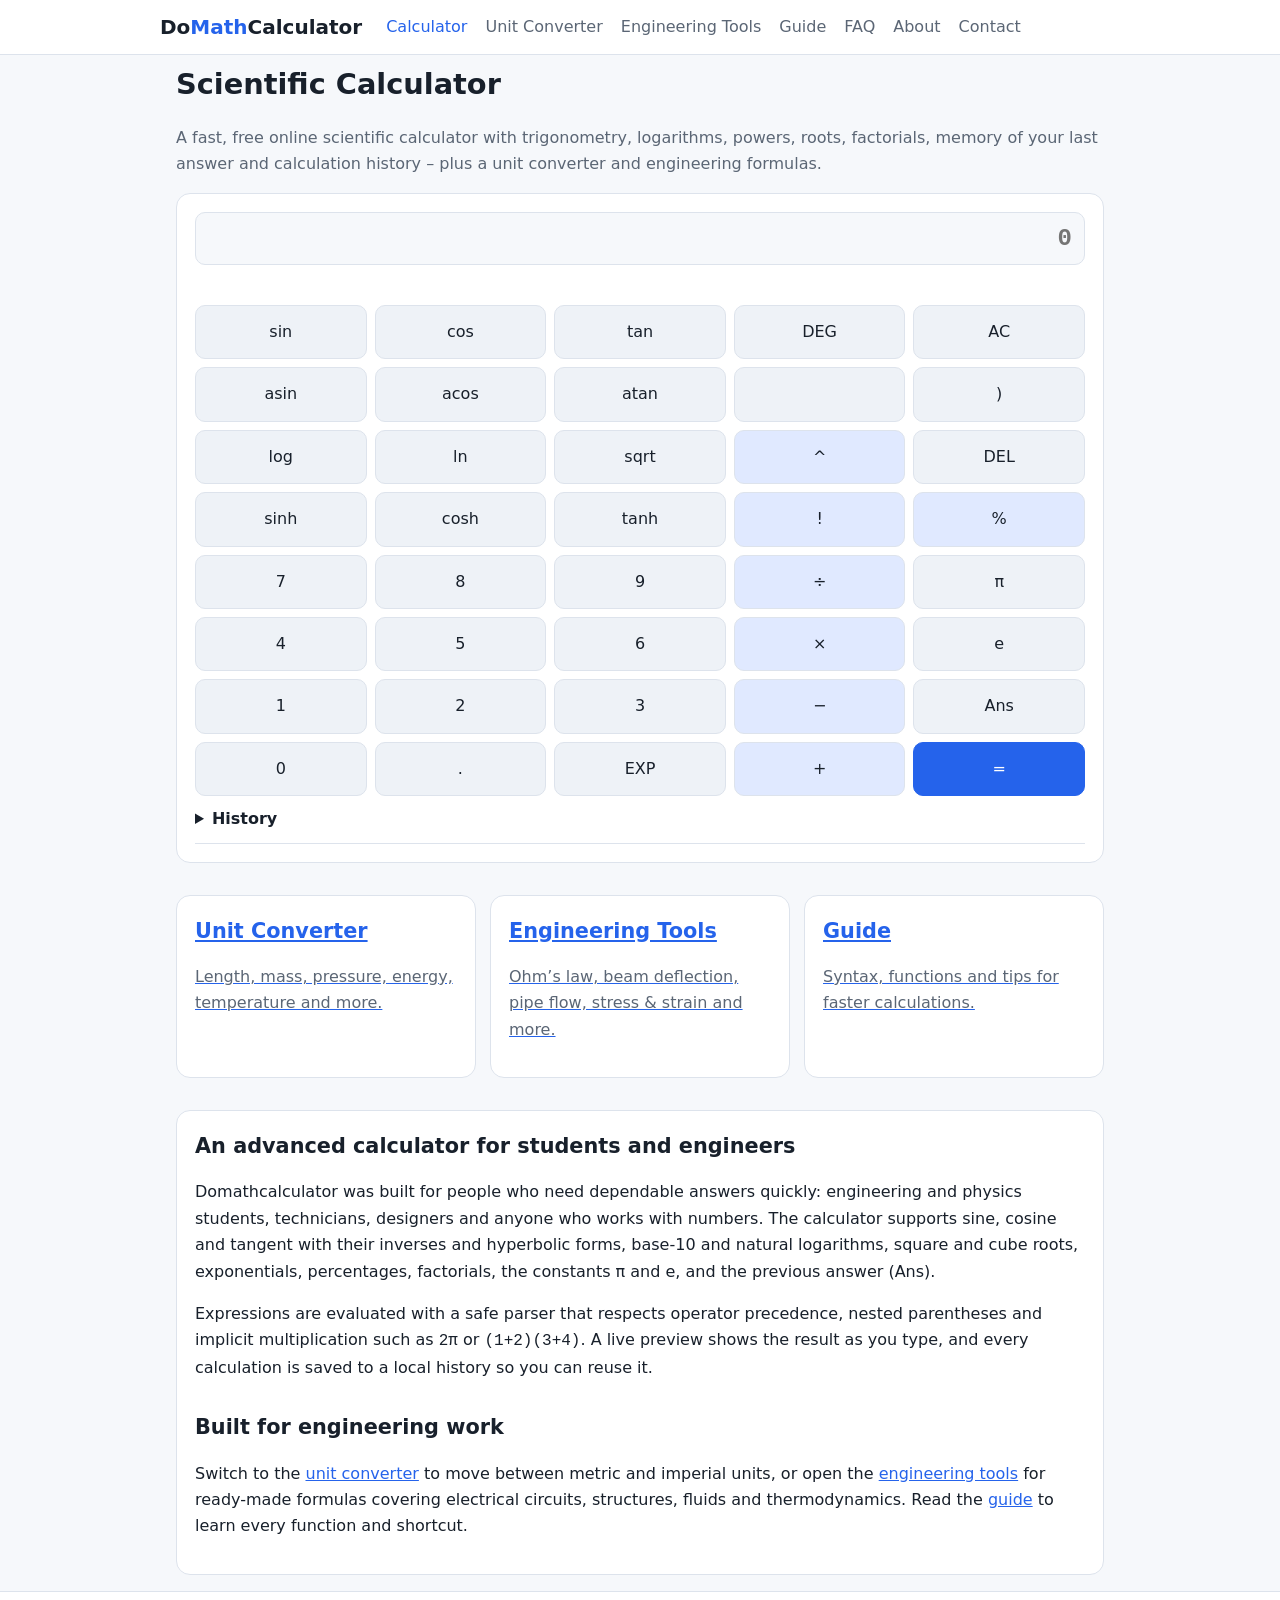
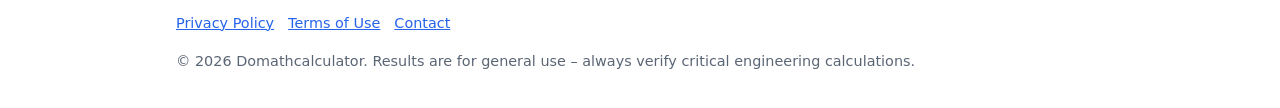
<file: index.html>
<!DOCTYPE html>
<html lang="en"><head><meta charset="utf-8"><meta name="viewport" content="width=device-width,initial-scale=1"><meta name="google-site-verification" content="CLarK_9uItVdE_fWKIp6iDwBJbam-BvlAWGiLdJ4UrY" /><title>Domathcalculator – Free Scientific Calculator, Unit Converter & Engineering Tools</title><meta name="description" content="Free online scientific calculator with trigonometry, logarithms, powers and factorials, plus a unit converter and engineering tools."><link rel="canonical" href="https://www.domathcalculator.xubi.org/"><meta name="robots" content="index,follow,max-image-preview:large"><meta name="theme-color" content="#2563eb"><meta property="og:site_name" content="Domathcalculator"><meta property="og:type" content="website"><meta property="og:title" content="Domathcalculator – Free Scientific Calculator, Unit Converter & Engineering Tools"><meta property="og:description" content="Free online scientific calculator with trigonometry, logarithms, powers and factorials, plus a unit converter and engineering tools."><meta property="og:url" content="https://www.domathcalculator.xubi.org/"><meta name="twitter:card" content="summary"><link rel="icon" href="favicon.svg" type="image/svg+xml"><link rel="manifest" href="manifest.webmanifest"><link rel="stylesheet" href="assets/style.css"><script type="application/ld+json">{"@context": "https://schema.org", "@type": "WebSite", "name": "Domathcalculator", "alternateName": ["Do Math Calculator", "DoMathCalculator"], "url": "https://www.domathcalculator.xubi.org/"}</script><script type="application/ld+json">{"@context": "https://schema.org", "@type": "WebApplication", "name": "Domathcalculator", "url": "https://www.domathcalculator.xubi.org/", "applicationCategory": "UtilitiesApplication", "operatingSystem": "Any", "description": "Free online scientific calculator with trigonometry, logarithms, powers and factorials, plus a unit converter and engineering tools.", "offers": {"@type": "Offer", "price": "0", "priceCurrency": "USD"}}</script></head><body><header><div class="w bar"><a class="logo" href="index.html">Do<b>Math</b>Calculator</a><nav aria-label="Main"><a href="index.html" class="on">Calculator</a><a href="converter.html">Unit Converter</a><a href="tools.html">Engineering Tools</a><a href="guide.html">Guide</a><a href="faq.html">FAQ</a><a href="about.html">About</a><a href="contact.html">Contact</a></nav></div></header><main class="w"><h1>Scientific Calculator</h1>
<p class="lead">A fast, free online scientific calculator with trigonometry, logarithms, powers, roots, factorials, memory of your last answer and calculation history – plus a unit converter and engineering formulas.</p>
<div class="card" id="calc"></div><noscript><p>Please enable JavaScript to use the calculator.</p></noscript>

<div class="cards"><a class="card" href="converter.html"><h2>Unit Converter</h2><p class="m">Length, mass, pressure, energy, temperature and more.</p></a>
<a class="card" href="tools.html"><h2>Engineering Tools</h2><p class="m">Ohm’s law, beam deflection, pipe flow, stress &amp; strain and more.</p></a>
<a class="card" href="guide.html"><h2>Guide</h2><p class="m">Syntax, functions and tips for faster calculations.</p></a></div>
<article class="card"><h2>An advanced calculator for students and engineers</h2>
<p>Domathcalculator was built for people who need dependable answers quickly: engineering and physics students, technicians, designers and anyone who works with numbers. The calculator supports sine, cosine and tangent with their inverses and hyperbolic forms, base-10 and natural logarithms, square and cube roots, exponentials, percentages, factorials, the constants π and e, and the previous answer (Ans).</p>
<p>Expressions are evaluated with a safe parser that respects operator precedence, nested parentheses and implicit multiplication such as <code>2π</code> or <code>(1+2)(3+4)</code>. A live preview shows the result as you type, and every calculation is saved to a local history so you can reuse it.</p>
<h2>Built for engineering work</h2>
<p>Switch to the <a href="converter.html">unit converter</a> to move between metric and imperial units, or open the <a href="tools.html">engineering tools</a> for ready-made formulas covering electrical circuits, structures, fluids and thermodynamics. Read the <a href="guide.html">guide</a> to learn every function and shortcut.</p></article></main><footer><div class="w"><a href="privacy.html">Privacy Policy</a><a href="terms.html">Terms of Use</a><a href="contact.html">Contact</a><p>© 2026 Domathcalculator. Results are for general use – always verify critical engineering calculations.</p></div></footer><script src="assets/calc.js"></script></body></html>
</file>
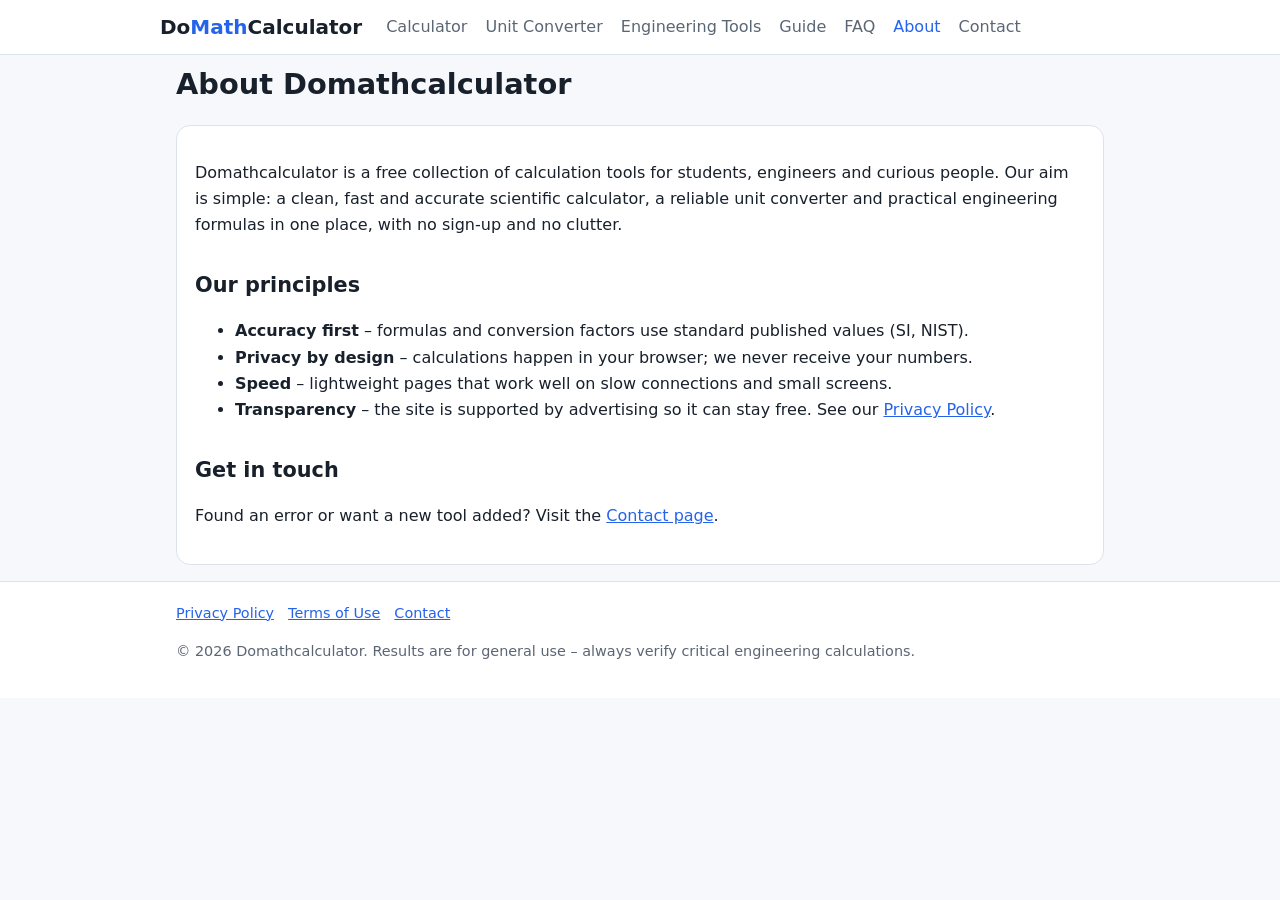
<file: about.html>
<!DOCTYPE html>
<html lang="en"><head><meta charset="utf-8"><meta name="viewport" content="width=device-width,initial-scale=1"><title>About | Domathcalculator</title><meta name="description" content="About Domathcalculator – free scientific calculator, unit converter and engineering tools built for students and engineers."><link rel="canonical" href="https://www.domathcalculator.xubi.org/about.html"><meta name="robots" content="index,follow,max-image-preview:large"><meta name="theme-color" content="#2563eb"><meta property="og:site_name" content="Domathcalculator"><meta property="og:type" content="website"><meta property="og:title" content="About | Domathcalculator"><meta property="og:description" content="About Domathcalculator – free scientific calculator, unit converter and engineering tools built for students and engineers."><meta property="og:url" content="https://www.domathcalculator.xubi.org/about.html"><meta name="twitter:card" content="summary"><link rel="icon" href="favicon.svg" type="image/svg+xml"><link rel="manifest" href="manifest.webmanifest"><link rel="stylesheet" href="assets/style.css"></head><body><header><div class="w bar"><a class="logo" href="index.html">Do<b>Math</b>Calculator</a><nav aria-label="Main"><a href="index.html">Calculator</a><a href="converter.html">Unit Converter</a><a href="tools.html">Engineering Tools</a><a href="guide.html">Guide</a><a href="faq.html">FAQ</a><a href="about.html" class="on">About</a><a href="contact.html">Contact</a></nav></div></header><main class="w"><h1>About Domathcalculator</h1>
<div class="card"><p>Domathcalculator is a free collection of calculation tools for students, engineers and curious people. Our aim is simple: a clean, fast and accurate scientific calculator, a reliable unit converter and practical engineering formulas in one place, with no sign-up and no clutter.</p>
<h2>Our principles</h2><ul><li><b>Accuracy first</b> – formulas and conversion factors use standard published values (SI, NIST).</li><li><b>Privacy by design</b> – calculations happen in your browser; we never receive your numbers.</li><li><b>Speed</b> – lightweight pages that work well on slow connections and small screens.</li><li><b>Transparency</b> – the site is supported by advertising so it can stay free. See our <a href="privacy.html">Privacy Policy</a>.</li></ul>
<h2>Get in touch</h2><p>Found an error or want a new tool added? Visit the <a href="contact.html">Contact page</a>.</p></div></main><footer><div class="w"><a href="privacy.html">Privacy Policy</a><a href="terms.html">Terms of Use</a><a href="contact.html">Contact</a><p>© 2026 Domathcalculator. Results are for general use – always verify critical engineering calculations.</p></div></footer></body></html>
</file>
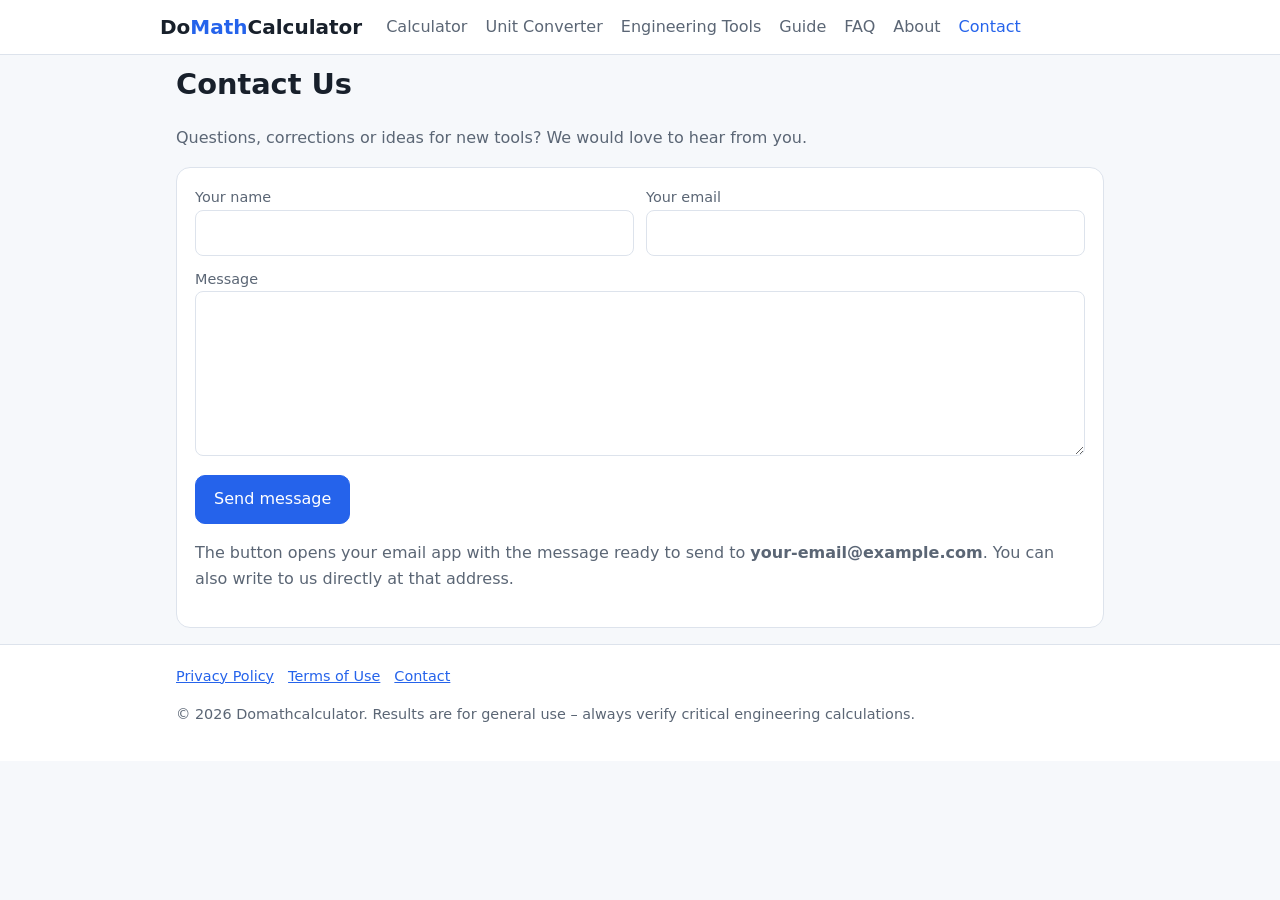
<file: contact.html>
<!DOCTYPE html>
<html lang="en"><head><meta charset="utf-8"><meta name="viewport" content="width=device-width,initial-scale=1"><title>Contact | Domathcalculator</title><meta name="description" content="Contact Domathcalculator to report an error, ask a question or suggest a new calculator."><link rel="canonical" href="https://www.domathcalculator.xubi.org/contact.html"><meta name="robots" content="index,follow,max-image-preview:large"><meta name="theme-color" content="#2563eb"><meta property="og:site_name" content="Domathcalculator"><meta property="og:type" content="website"><meta property="og:title" content="Contact | Domathcalculator"><meta property="og:description" content="Contact Domathcalculator to report an error, ask a question or suggest a new calculator."><meta property="og:url" content="https://www.domathcalculator.xubi.org/contact.html"><meta name="twitter:card" content="summary"><link rel="icon" href="favicon.svg" type="image/svg+xml"><link rel="manifest" href="manifest.webmanifest"><link rel="stylesheet" href="assets/style.css"></head><body><header><div class="w bar"><a class="logo" href="index.html">Do<b>Math</b>Calculator</a><nav aria-label="Main"><a href="index.html">Calculator</a><a href="converter.html">Unit Converter</a><a href="tools.html">Engineering Tools</a><a href="guide.html">Guide</a><a href="faq.html">FAQ</a><a href="about.html">About</a><a href="contact.html" class="on">Contact</a></nav></div></header><main class="w"><h1>Contact Us</h1><p class="lead">Questions, corrections or ideas for new tools? We would love to hear from you.</p>
<div class="card"><form id="cf"><div class="g"><label>Your name<input id="n" required></label><label>Your email<input id="e" type="email" required></label></div>
<label style="margin-top:12px">Message<textarea id="m" rows="6" required></textarea></label><button class="btn" type="submit">Send message</button></form>
<p class="m">The button opens your email app with the message ready to send to <b>your-email@example.com</b>. You can also write to us directly at that address.</p></div>
<script>document.getElementById('cf').onsubmit=function(x){x.preventDefault();var b='From: '+n.value+' ('+e.value+')\n\n'+m.value;location.href='mailto:your-email@example.com?subject='+encodeURIComponent('Domathcalculator message')+'&body='+encodeURIComponent(b)}</script></main><footer><div class="w"><a href="privacy.html">Privacy Policy</a><a href="terms.html">Terms of Use</a><a href="contact.html">Contact</a><p>© 2026 Domathcalculator. Results are for general use – always verify critical engineering calculations.</p></div></footer></body></html>
</file>
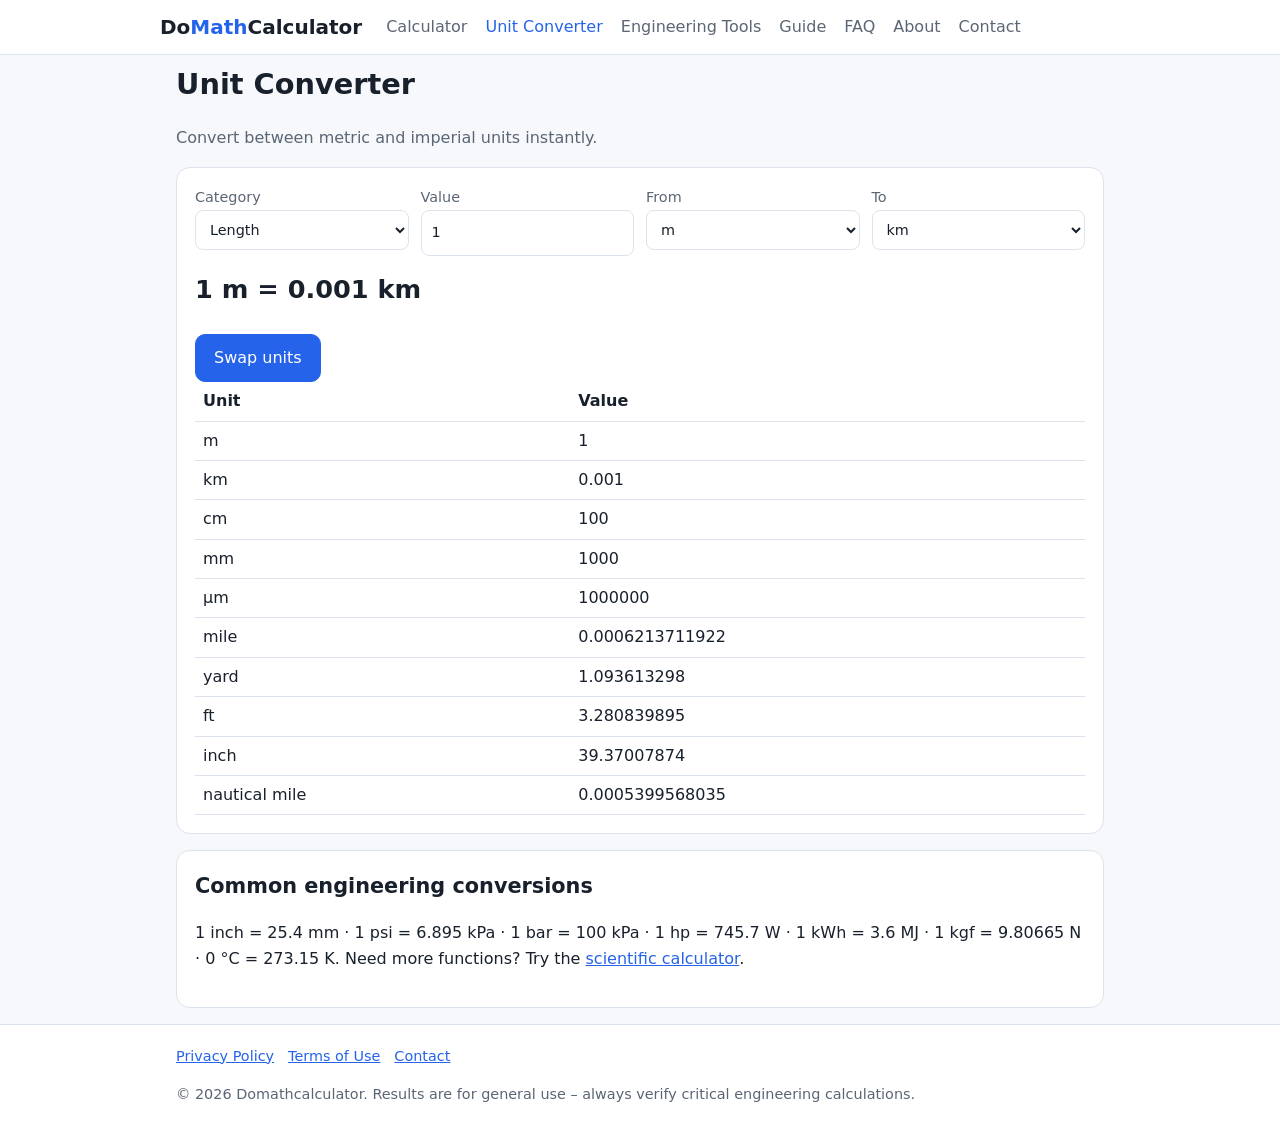
<file: converter.html>
<!DOCTYPE html>
<html lang="en"><head><meta charset="utf-8"><meta name="viewport" content="width=device-width,initial-scale=1"><title>Unit Converter | Domathcalculator</title><meta name="description" content="Free engineering unit converter: length, mass, area, volume, pressure, energy, power, force, temperature, speed, angle and data."><link rel="canonical" href="https://www.domathcalculator.xubi.org/converter.html"><meta name="robots" content="index,follow,max-image-preview:large"><meta name="theme-color" content="#2563eb"><meta property="og:site_name" content="Domathcalculator"><meta property="og:type" content="website"><meta property="og:title" content="Unit Converter | Domathcalculator"><meta property="og:description" content="Free engineering unit converter: length, mass, area, volume, pressure, energy, power, force, temperature, speed, angle and data."><meta property="og:url" content="https://www.domathcalculator.xubi.org/converter.html"><meta name="twitter:card" content="summary"><link rel="icon" href="favicon.svg" type="image/svg+xml"><link rel="manifest" href="manifest.webmanifest"><link rel="stylesheet" href="assets/style.css"></head><body><header><div class="w bar"><a class="logo" href="index.html">Do<b>Math</b>Calculator</a><nav aria-label="Main"><a href="index.html">Calculator</a><a href="converter.html" class="on">Unit Converter</a><a href="tools.html">Engineering Tools</a><a href="guide.html">Guide</a><a href="faq.html">FAQ</a><a href="about.html">About</a><a href="contact.html">Contact</a></nav></div></header><main class="w"><h1>Unit Converter</h1><p class="lead">Convert between metric and imperial units instantly.</p><div class="card" id="conv"></div><div class="card"><h2>Common engineering conversions</h2><p>1 inch = 25.4 mm · 1 psi = 6.895 kPa · 1 bar = 100 kPa · 1 hp = 745.7 W · 1 kWh = 3.6 MJ · 1 kgf = 9.80665 N · 0 °C = 273.15 K. Need more functions? Try the <a href="index.html">scientific calculator</a>.</p></div></main><footer><div class="w"><a href="privacy.html">Privacy Policy</a><a href="terms.html">Terms of Use</a><a href="contact.html">Contact</a><p>© 2026 Domathcalculator. Results are for general use – always verify critical engineering calculations.</p></div></footer><script src="assets/eng.js"></script></body></html>
</file>
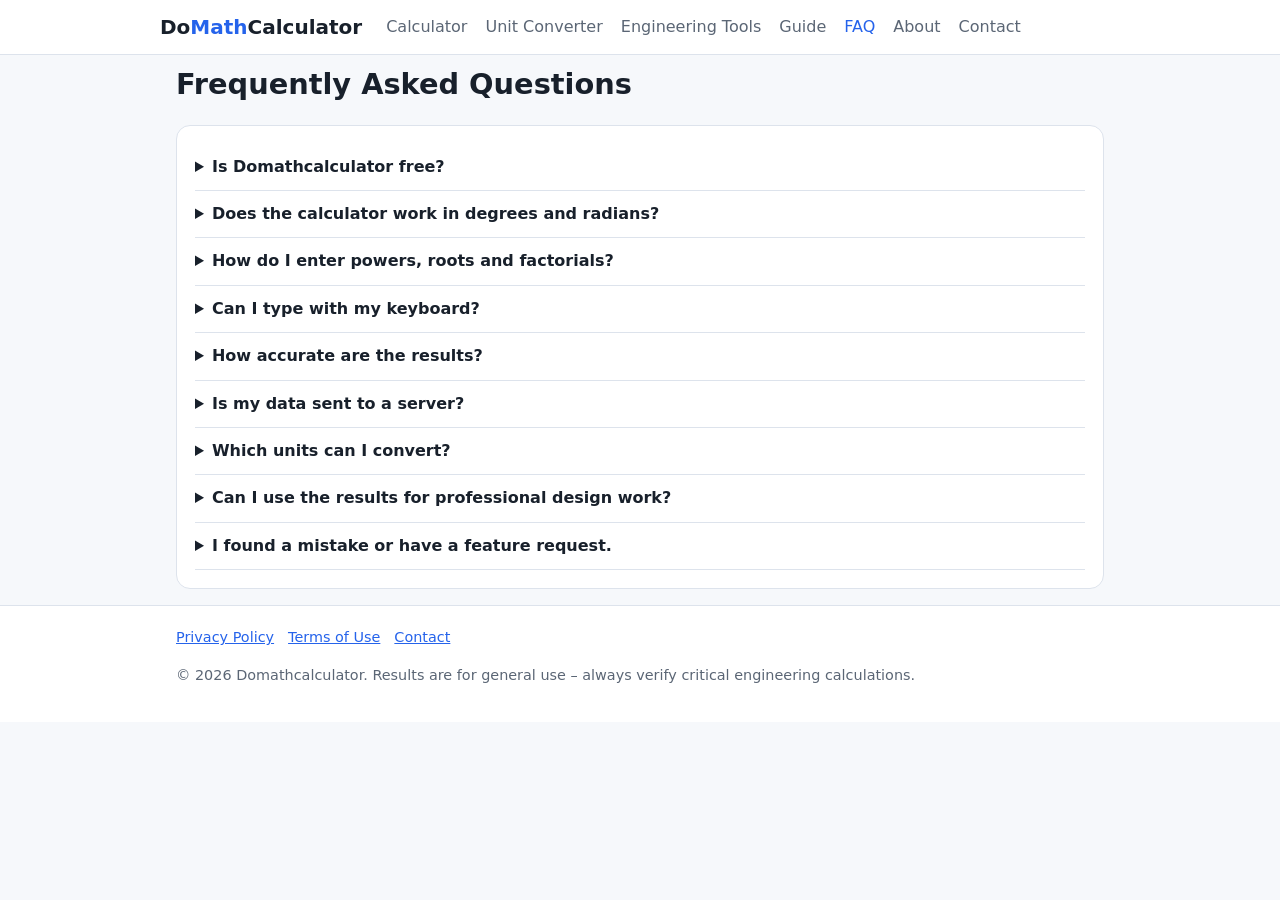
<file: faq.html>
<!DOCTYPE html>
<html lang="en"><head><meta charset="utf-8"><meta name="viewport" content="width=device-width,initial-scale=1"><title>FAQ | Domathcalculator</title><meta name="description" content="Answers to common questions about the Domathcalculator scientific calculator, unit converter and engineering tools."><link rel="canonical" href="https://www.domathcalculator.xubi.org/faq.html"><meta name="robots" content="index,follow,max-image-preview:large"><meta name="theme-color" content="#2563eb"><meta property="og:site_name" content="Domathcalculator"><meta property="og:type" content="website"><meta property="og:title" content="FAQ | Domathcalculator"><meta property="og:description" content="Answers to common questions about the Domathcalculator scientific calculator, unit converter and engineering tools."><meta property="og:url" content="https://www.domathcalculator.xubi.org/faq.html"><meta name="twitter:card" content="summary"><link rel="icon" href="favicon.svg" type="image/svg+xml"><link rel="manifest" href="manifest.webmanifest"><link rel="stylesheet" href="assets/style.css"><script type="application/ld+json">{"@context": "https://schema.org", "@type": "FAQPage", "mainEntity": [{"@type": "Question", "name": "Is Domathcalculator free?", "acceptedAnswer": {"@type": "Answer", "text": "Yes. All calculators and converters are free to use, with no registration. The site is supported by advertising."}}, {"@type": "Question", "name": "Does the calculator work in degrees and radians?", "acceptedAnswer": {"@type": "Answer", "text": "Yes. Use the DEG/RAD key on the calculator to switch the angle mode for sin, cos, tan and their inverses."}}, {"@type": "Question", "name": "How do I enter powers, roots and factorials?", "acceptedAnswer": {"@type": "Answer", "text": "Use ^ for powers (2^8), sqrt( ) or cbrt( ) for roots, and ! for factorials (5!). Parentheses can be nested to any depth."}}, {"@type": "Question", "name": "Can I type with my keyboard?", "acceptedAnswer": {"@type": "Answer", "text": "Yes. Type expressions directly, press Enter to calculate and Escape to clear. On phones, use the on-screen keypad."}}, {"@type": "Question", "name": "How accurate are the results?", "acceptedAnswer": {"@type": "Answer", "text": "Calculations use standard double-precision floating point (about 15\u201316 significant digits). Results are displayed to 12 significant digits."}}, {"@type": "Question", "name": "Is my data sent to a server?", "acceptedAnswer": {"@type": "Answer", "text": "No. All calculations run in your browser. Calculator history is stored only in your own browser and can be cleared at any time."}}, {"@type": "Question", "name": "Which units can I convert?", "acceptedAnswer": {"@type": "Answer", "text": "Length, mass, area, volume, time, speed, pressure, energy, power, force, angle, temperature and digital data."}}, {"@type": "Question", "name": "Can I use the results for professional design work?", "acceptedAnswer": {"@type": "Answer", "text": "The tools are meant as a quick aid for study and everyday engineering. Always verify safety-critical results with approved methods and codes."}}, {"@type": "Question", "name": "I found a mistake or have a feature request.", "acceptedAnswer": {"@type": "Answer", "text": "Please use the Contact page. We read every message and fix reported errors quickly."}}]}</script></head><body><header><div class="w bar"><a class="logo" href="index.html">Do<b>Math</b>Calculator</a><nav aria-label="Main"><a href="index.html">Calculator</a><a href="converter.html">Unit Converter</a><a href="tools.html">Engineering Tools</a><a href="guide.html">Guide</a><a href="faq.html" class="on">FAQ</a><a href="about.html">About</a><a href="contact.html">Contact</a></nav></div></header><main class="w"><h1>Frequently Asked Questions</h1><div class="card"><details><summary>Is Domathcalculator free?</summary><p>Yes. All calculators and converters are free to use, with no registration. The site is supported by advertising.</p></details><details><summary>Does the calculator work in degrees and radians?</summary><p>Yes. Use the DEG/RAD key on the calculator to switch the angle mode for sin, cos, tan and their inverses.</p></details><details><summary>How do I enter powers, roots and factorials?</summary><p>Use ^ for powers (2^8), sqrt( ) or cbrt( ) for roots, and ! for factorials (5!). Parentheses can be nested to any depth.</p></details><details><summary>Can I type with my keyboard?</summary><p>Yes. Type expressions directly, press Enter to calculate and Escape to clear. On phones, use the on-screen keypad.</p></details><details><summary>How accurate are the results?</summary><p>Calculations use standard double-precision floating point (about 15–16 significant digits). Results are displayed to 12 significant digits.</p></details><details><summary>Is my data sent to a server?</summary><p>No. All calculations run in your browser. Calculator history is stored only in your own browser and can be cleared at any time.</p></details><details><summary>Which units can I convert?</summary><p>Length, mass, area, volume, time, speed, pressure, energy, power, force, angle, temperature and digital data.</p></details><details><summary>Can I use the results for professional design work?</summary><p>The tools are meant as a quick aid for study and everyday engineering. Always verify safety-critical results with approved methods and codes.</p></details><details><summary>I found a mistake or have a feature request.</summary><p>Please use the Contact page. We read every message and fix reported errors quickly.</p></details></div></main><footer><div class="w"><a href="privacy.html">Privacy Policy</a><a href="terms.html">Terms of Use</a><a href="contact.html">Contact</a><p>© 2026 Domathcalculator. Results are for general use – always verify critical engineering calculations.</p></div></footer></body></html>
</file>
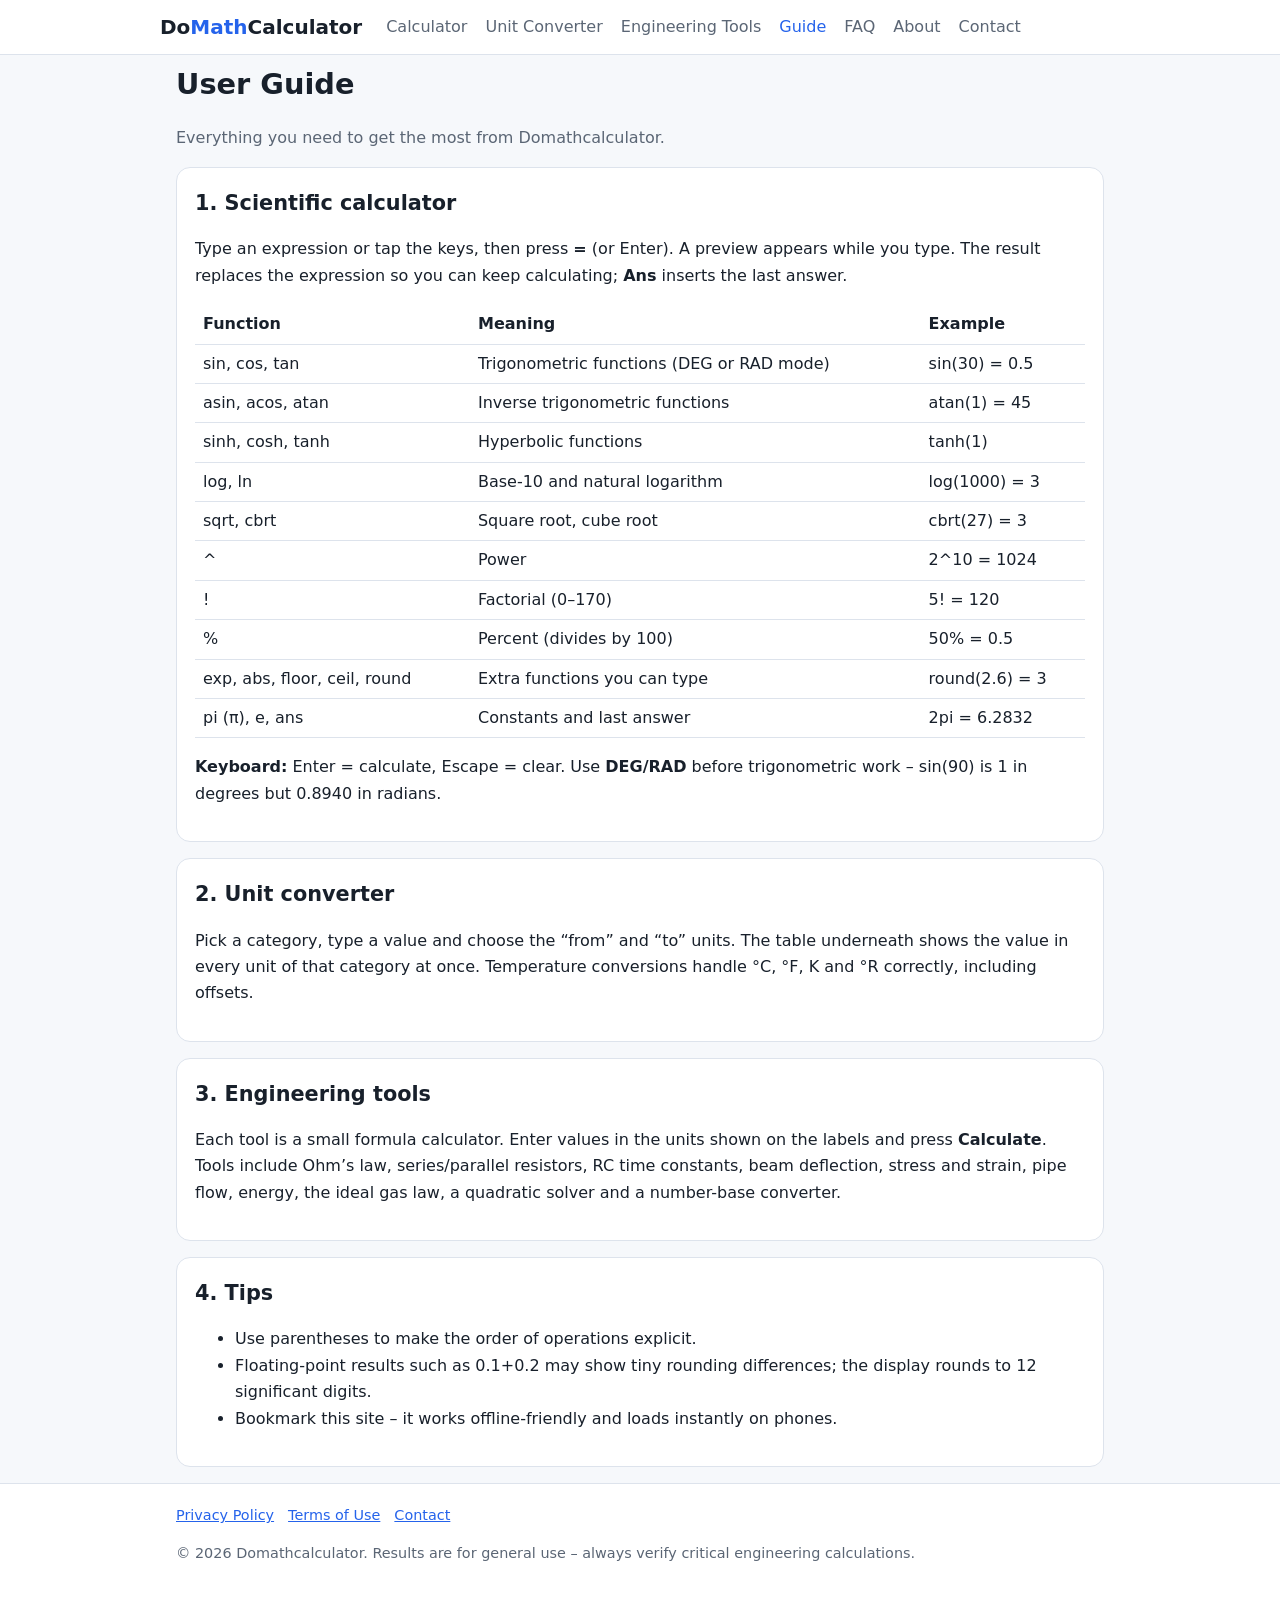
<file: guide.html>
<!DOCTYPE html>
<html lang="en"><head><meta charset="utf-8"><meta name="viewport" content="width=device-width,initial-scale=1"><title>User Guide | Domathcalculator</title><meta name="description" content="How to use the scientific calculator, unit converter and engineering tools: functions, syntax, keyboard shortcuts and tips."><link rel="canonical" href="https://www.domathcalculator.xubi.org/guide.html"><meta name="robots" content="index,follow,max-image-preview:large"><meta name="theme-color" content="#2563eb"><meta property="og:site_name" content="Domathcalculator"><meta property="og:type" content="website"><meta property="og:title" content="User Guide | Domathcalculator"><meta property="og:description" content="How to use the scientific calculator, unit converter and engineering tools: functions, syntax, keyboard shortcuts and tips."><meta property="og:url" content="https://www.domathcalculator.xubi.org/guide.html"><meta name="twitter:card" content="summary"><link rel="icon" href="favicon.svg" type="image/svg+xml"><link rel="manifest" href="manifest.webmanifest"><link rel="stylesheet" href="assets/style.css"></head><body><header><div class="w bar"><a class="logo" href="index.html">Do<b>Math</b>Calculator</a><nav aria-label="Main"><a href="index.html">Calculator</a><a href="converter.html">Unit Converter</a><a href="tools.html">Engineering Tools</a><a href="guide.html" class="on">Guide</a><a href="faq.html">FAQ</a><a href="about.html">About</a><a href="contact.html">Contact</a></nav></div></header><main class="w"><h1>User Guide</h1><p class="lead">Everything you need to get the most from Domathcalculator.</p>
<div class="card"><h2>1. Scientific calculator</h2>
<p>Type an expression or tap the keys, then press <b>=</b> (or Enter). A preview appears while you type. The result replaces the expression so you can keep calculating; <b>Ans</b> inserts the last answer.</p>
<div class="sc"><table><tr><th>Function</th><th>Meaning</th><th>Example</th></tr>
<tr><td>sin, cos, tan</td><td>Trigonometric functions (DEG or RAD mode)</td><td>sin(30) = 0.5</td></tr>
<tr><td>asin, acos, atan</td><td>Inverse trigonometric functions</td><td>atan(1) = 45</td></tr>
<tr><td>sinh, cosh, tanh</td><td>Hyperbolic functions</td><td>tanh(1)</td></tr>
<tr><td>log, ln</td><td>Base-10 and natural logarithm</td><td>log(1000) = 3</td></tr>
<tr><td>sqrt, cbrt</td><td>Square root, cube root</td><td>cbrt(27) = 3</td></tr>
<tr><td>^</td><td>Power</td><td>2^10 = 1024</td></tr>
<tr><td>!</td><td>Factorial (0–170)</td><td>5! = 120</td></tr>
<tr><td>%</td><td>Percent (divides by 100)</td><td>50% = 0.5</td></tr>
<tr><td>exp, abs, floor, ceil, round</td><td>Extra functions you can type</td><td>round(2.6) = 3</td></tr>
<tr><td>pi (π), e, ans</td><td>Constants and last answer</td><td>2pi = 6.2832</td></tr></table></div>
<p><b>Keyboard:</b> Enter = calculate, Escape = clear. Use <b>DEG/RAD</b> before trigonometric work – sin(90) is 1 in degrees but 0.8940 in radians.</p></div>
<div class="card"><h2>2. Unit converter</h2><p>Pick a category, type a value and choose the “from” and “to” units. The table underneath shows the value in every unit of that category at once. Temperature conversions handle °C, °F, K and °R correctly, including offsets.</p></div>
<div class="card"><h2>3. Engineering tools</h2><p>Each tool is a small formula calculator. Enter values in the units shown on the labels and press <b>Calculate</b>. Tools include Ohm’s law, series/parallel resistors, RC time constants, beam deflection, stress and strain, pipe flow, energy, the ideal gas law, a quadratic solver and a number-base converter.</p></div>
<div class="card"><h2>4. Tips</h2><ul><li>Use parentheses to make the order of operations explicit.</li><li>Floating-point results such as 0.1+0.2 may show tiny rounding differences; the display rounds to 12 significant digits.</li><li>Bookmark this site – it works offline-friendly and loads instantly on phones.</li></ul></div>
</main><footer><div class="w"><a href="privacy.html">Privacy Policy</a><a href="terms.html">Terms of Use</a><a href="contact.html">Contact</a><p>© 2026 Domathcalculator. Results are for general use – always verify critical engineering calculations.</p></div></footer></body></html>
</file>
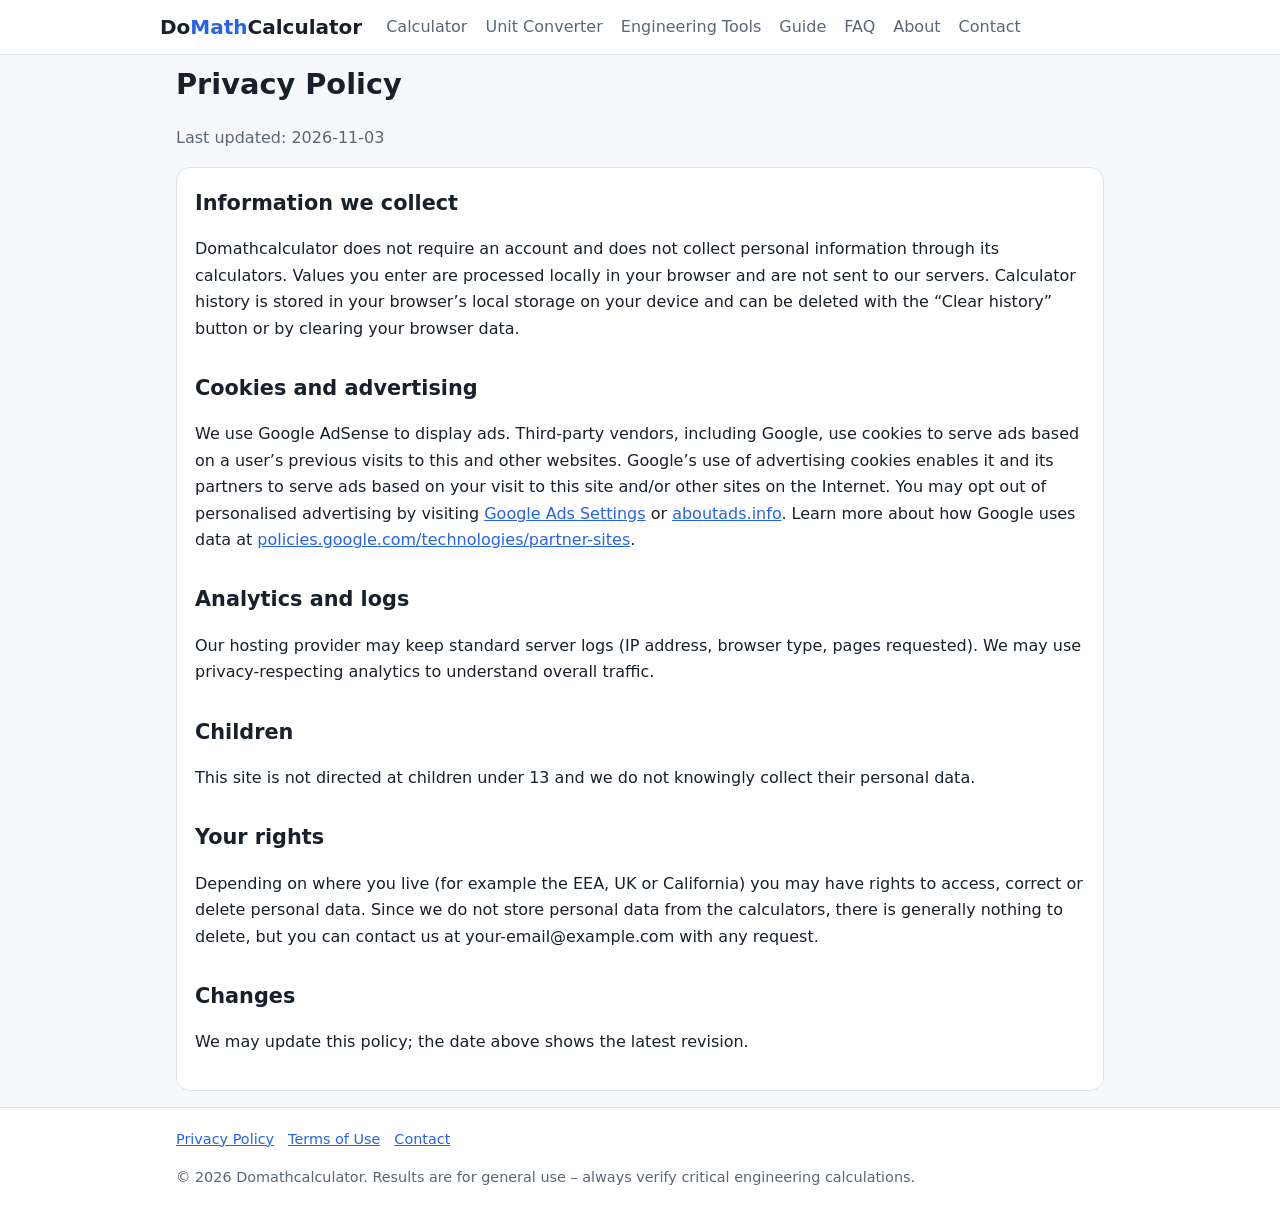
<file: privacy.html>
<!DOCTYPE html>
<html lang="en"><head><meta charset="utf-8"><meta name="viewport" content="width=device-width,initial-scale=1"><title>Privacy Policy | Domathcalculator</title><meta name="description" content="Privacy policy of Domathcalculator including cookie and Google AdSense information."><link rel="canonical" href="https://www.domathcalculator.xubi.org/privacy.html"><meta name="robots" content="index,follow,max-image-preview:large"><meta name="theme-color" content="#2563eb"><meta property="og:site_name" content="Domathcalculator"><meta property="og:type" content="website"><meta property="og:title" content="Privacy Policy | Domathcalculator"><meta property="og:description" content="Privacy policy of Domathcalculator including cookie and Google AdSense information."><meta property="og:url" content="https://www.domathcalculator.xubi.org/privacy.html"><meta name="twitter:card" content="summary"><link rel="icon" href="favicon.svg" type="image/svg+xml"><link rel="manifest" href="manifest.webmanifest"><link rel="stylesheet" href="assets/style.css"></head><body><header><div class="w bar"><a class="logo" href="index.html">Do<b>Math</b>Calculator</a><nav aria-label="Main"><a href="index.html">Calculator</a><a href="converter.html">Unit Converter</a><a href="tools.html">Engineering Tools</a><a href="guide.html">Guide</a><a href="faq.html">FAQ</a><a href="about.html">About</a><a href="contact.html">Contact</a></nav></div></header><main class="w"><h1>Privacy Policy</h1><p class="m">Last updated: 2026-11-03</p><div class="card">
<h2>Information we collect</h2><p>Domathcalculator does not require an account and does not collect personal information through its calculators. Values you enter are processed locally in your browser and are not sent to our servers. Calculator history is stored in your browser’s local storage on your device and can be deleted with the “Clear history” button or by clearing your browser data.</p>
<h2>Cookies and advertising</h2><p>We use Google AdSense to display ads. Third-party vendors, including Google, use cookies to serve ads based on a user’s previous visits to this and other websites. Google’s use of advertising cookies enables it and its partners to serve ads based on your visit to this site and/or other sites on the Internet. You may opt out of personalised advertising by visiting <a href="https://www.google.com/settings/ads" rel="noopener">Google Ads Settings</a> or <a href="https://www.aboutads.info" rel="noopener">aboutads.info</a>. Learn more about how Google uses data at <a href="https://policies.google.com/technologies/partner-sites" rel="noopener">policies.google.com/technologies/partner-sites</a>.</p>
<h2>Analytics and logs</h2><p>Our hosting provider may keep standard server logs (IP address, browser type, pages requested). We may use privacy-respecting analytics to understand overall traffic.</p>
<h2>Children</h2><p>This site is not directed at children under 13 and we do not knowingly collect their personal data.</p>
<h2>Your rights</h2><p>Depending on where you live (for example the EEA, UK or California) you may have rights to access, correct or delete personal data. Since we do not store personal data from the calculators, there is generally nothing to delete, but you can contact us at your-email@example.com with any request.</p>
<h2>Changes</h2><p>We may update this policy; the date above shows the latest revision.</p></div></main><footer><div class="w"><a href="privacy.html">Privacy Policy</a><a href="terms.html">Terms of Use</a><a href="contact.html">Contact</a><p>© 2026 Domathcalculator. Results are for general use – always verify critical engineering calculations.</p></div></footer></body></html>
</file>
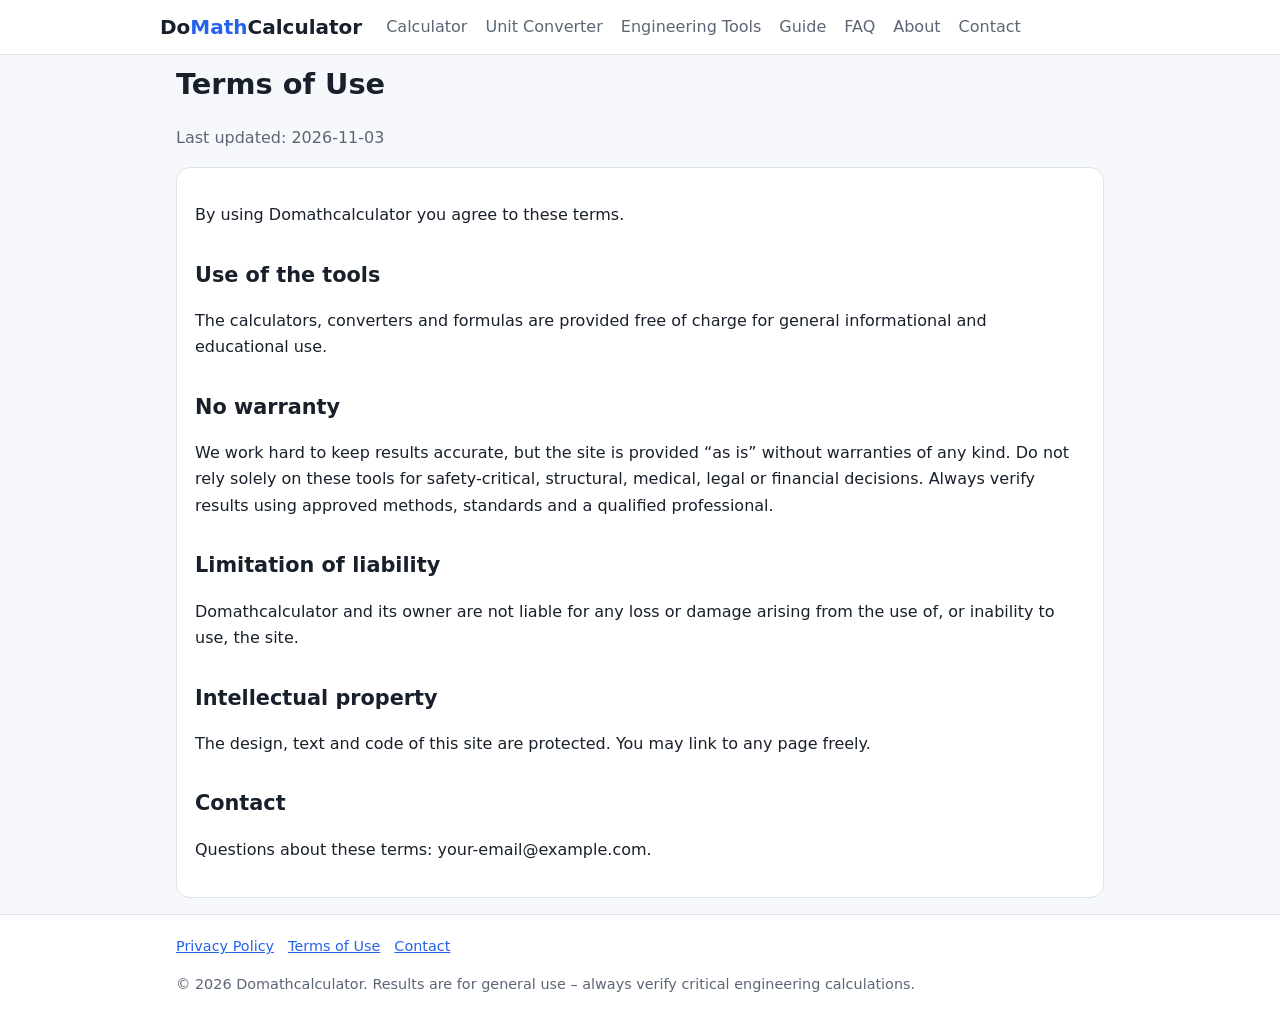
<file: terms.html>
<!DOCTYPE html>
<html lang="en"><head><meta charset="utf-8"><meta name="viewport" content="width=device-width,initial-scale=1"><title>Terms of Use | Domathcalculator</title><meta name="description" content="Terms of use for Domathcalculator."><link rel="canonical" href="https://www.domathcalculator.xubi.org/terms.html"><meta name="robots" content="index,follow,max-image-preview:large"><meta name="theme-color" content="#2563eb"><meta property="og:site_name" content="Domathcalculator"><meta property="og:type" content="website"><meta property="og:title" content="Terms of Use | Domathcalculator"><meta property="og:description" content="Terms of use for Domathcalculator."><meta property="og:url" content="https://www.domathcalculator.xubi.org/terms.html"><meta name="twitter:card" content="summary"><link rel="icon" href="favicon.svg" type="image/svg+xml"><link rel="manifest" href="manifest.webmanifest"><link rel="stylesheet" href="assets/style.css"></head><body><header><div class="w bar"><a class="logo" href="index.html">Do<b>Math</b>Calculator</a><nav aria-label="Main"><a href="index.html">Calculator</a><a href="converter.html">Unit Converter</a><a href="tools.html">Engineering Tools</a><a href="guide.html">Guide</a><a href="faq.html">FAQ</a><a href="about.html">About</a><a href="contact.html">Contact</a></nav></div></header><main class="w"><h1>Terms of Use</h1><p class="m">Last updated: 2026-11-03</p><div class="card">
<p>By using Domathcalculator you agree to these terms.</p>
<h2>Use of the tools</h2><p>The calculators, converters and formulas are provided free of charge for general informational and educational use.</p>
<h2>No warranty</h2><p>We work hard to keep results accurate, but the site is provided “as is” without warranties of any kind. Do not rely solely on these tools for safety-critical, structural, medical, legal or financial decisions. Always verify results using approved methods, standards and a qualified professional.</p>
<h2>Limitation of liability</h2><p>Domathcalculator and its owner are not liable for any loss or damage arising from the use of, or inability to use, the site.</p>
<h2>Intellectual property</h2><p>The design, text and code of this site are protected. You may link to any page freely.</p>
<h2>Contact</h2><p>Questions about these terms: your-email@example.com.</p></div></main><footer><div class="w"><a href="privacy.html">Privacy Policy</a><a href="terms.html">Terms of Use</a><a href="contact.html">Contact</a><p>© 2026 Domathcalculator. Results are for general use – always verify critical engineering calculations.</p></div></footer></body></html>
</file>
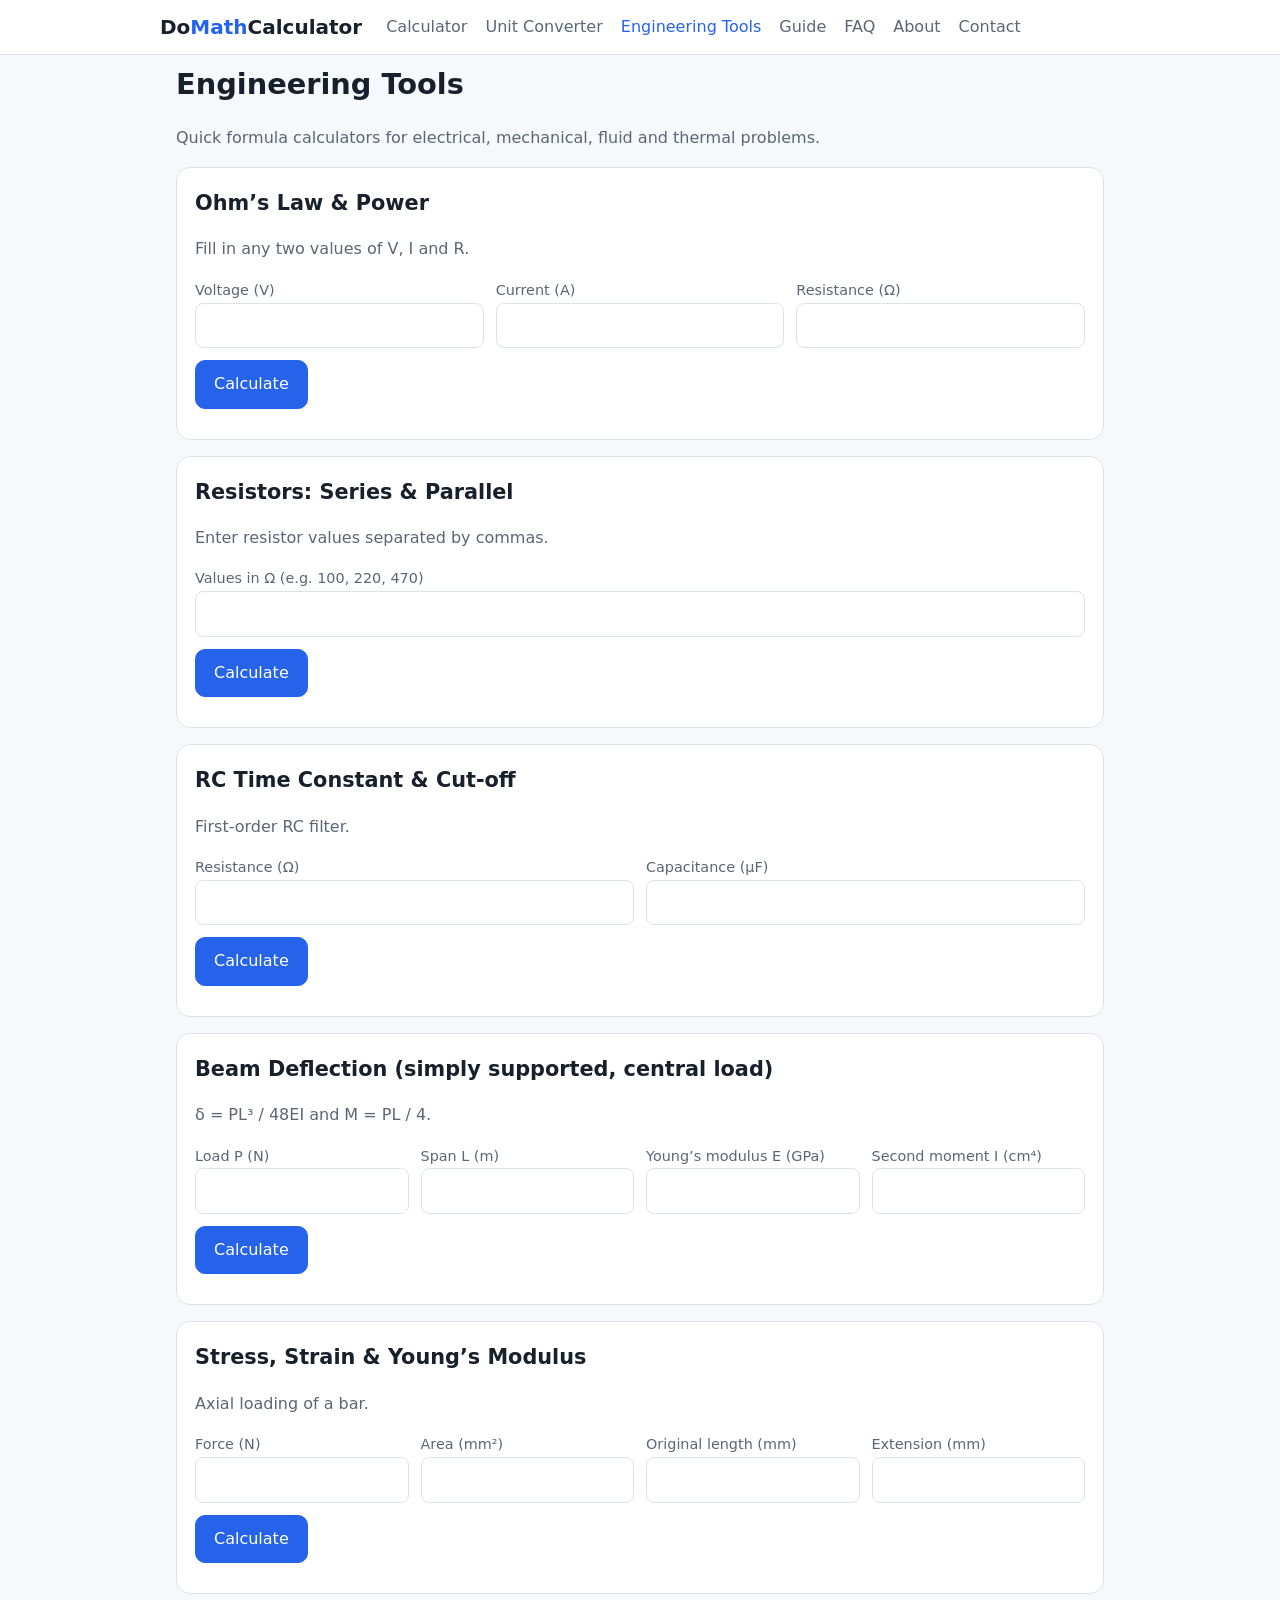
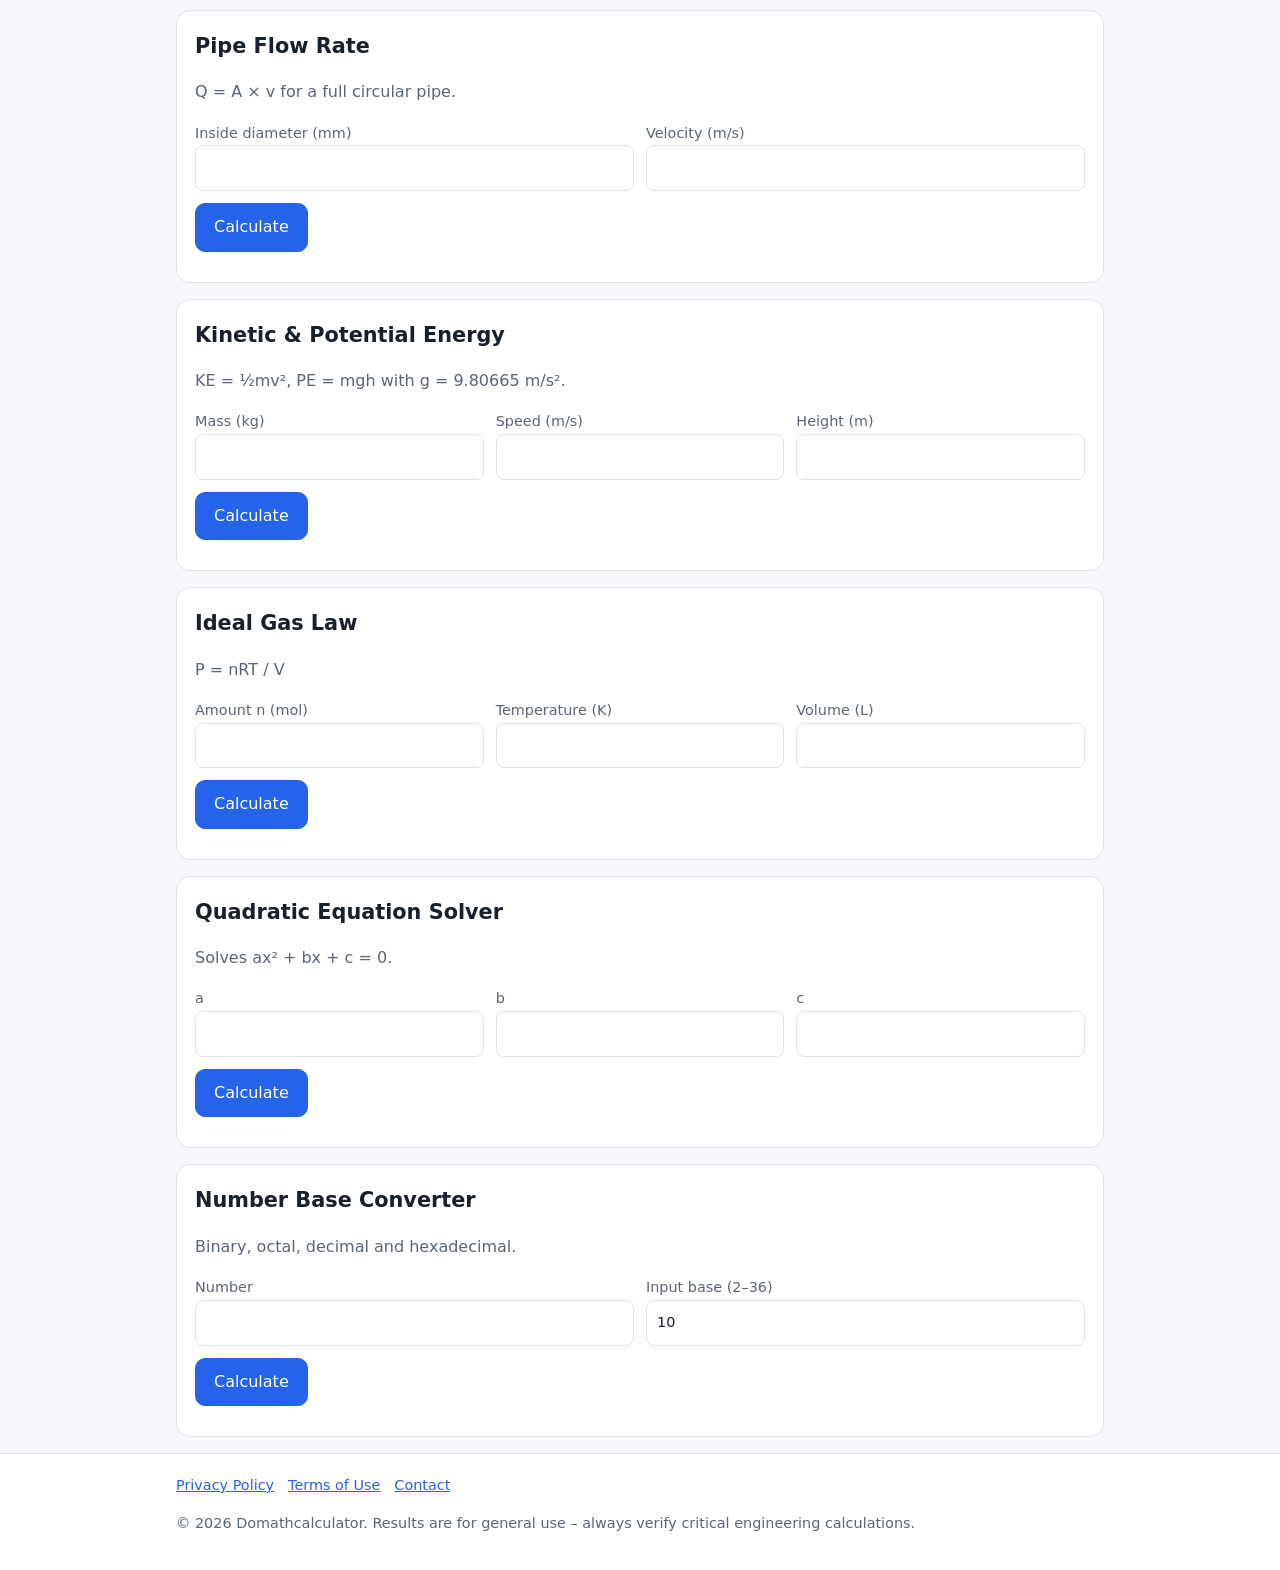
<file: tools.html>
<!DOCTYPE html>
<html lang="en"><head><meta charset="utf-8"><meta name="viewport" content="width=device-width,initial-scale=1"><title>Engineering Tools | Domathcalculator</title><meta name="description" content="Engineering formula calculators: Ohm's law, resistors, RC filter, beam deflection, stress and strain, pipe flow, ideal gas law, quadratic solver and base converter."><link rel="canonical" href="https://www.domathcalculator.xubi.org/tools.html"><meta name="robots" content="index,follow,max-image-preview:large"><meta name="theme-color" content="#2563eb"><meta property="og:site_name" content="Domathcalculator"><meta property="og:type" content="website"><meta property="og:title" content="Engineering Tools | Domathcalculator"><meta property="og:description" content="Engineering formula calculators: Ohm's law, resistors, RC filter, beam deflection, stress and strain, pipe flow, ideal gas law, quadratic solver and base converter."><meta property="og:url" content="https://www.domathcalculator.xubi.org/tools.html"><meta name="twitter:card" content="summary"><link rel="icon" href="favicon.svg" type="image/svg+xml"><link rel="manifest" href="manifest.webmanifest"><link rel="stylesheet" href="assets/style.css"></head><body><header><div class="w bar"><a class="logo" href="index.html">Do<b>Math</b>Calculator</a><nav aria-label="Main"><a href="index.html">Calculator</a><a href="converter.html">Unit Converter</a><a href="tools.html" class="on">Engineering Tools</a><a href="guide.html">Guide</a><a href="faq.html">FAQ</a><a href="about.html">About</a><a href="contact.html">Contact</a></nav></div></header><main class="w"><h1>Engineering Tools</h1><p class="lead">Quick formula calculators for electrical, mechanical, fluid and thermal problems.</p><div id="eng"></div></main><footer><div class="w"><a href="privacy.html">Privacy Policy</a><a href="terms.html">Terms of Use</a><a href="contact.html">Contact</a><p>© 2026 Domathcalculator. Results are for general use – always verify critical engineering calculations.</p></div></footer><script src="assets/eng.js"></script></body></html>
</file>
<file: assets/style.css>
:root{--bg:#f6f8fb;--card:#fff;--tx:#18202b;--mut:#5b6675;--ac:#2563eb;--bd:#dde3ec;--key:#eef2f7;--op:#e0e9ff}
@media(prefers-color-scheme:dark){:root{--bg:#0e131b;--card:#161d28;--tx:#e8edf5;--mut:#9aa7b8;--ac:#4c8dff;--bd:#263040;--key:#1e2735;--op:#22324f}}
*{box-sizing:border-box}
body{margin:0;font:16px/1.65 system-ui,-apple-system,"Segoe UI",Roboto,sans-serif;background:var(--bg);color:var(--tx)}
a{color:var(--ac)}.w{max-width:960px;margin:auto;padding:0 16px}
header{background:var(--card);border-bottom:1px solid var(--bd);position:sticky;top:0;z-index:5}
.bar{display:flex;flex-wrap:wrap;align-items:center;gap:6px 22px;padding:10px 0}
.logo{font-weight:800;font-size:1.25rem;text-decoration:none;color:var(--tx)}.logo b{color:var(--ac)}
nav{display:flex;flex-wrap:wrap;gap:2px 14px}
nav a{text-decoration:none;color:var(--mut);padding:4px 2px;font-weight:500}nav a.on,nav a:hover{color:var(--ac)}
main{padding:22px 0 40px}h1{font-size:1.8rem;margin:.2em 0 .4em}h2{margin:1.4em 0 .4em;font-size:1.3rem}
.lead,.m{color:var(--mut)}
.card{background:var(--card);border:1px solid var(--bd);border-radius:14px;padding:18px;margin:16px 0}
.card h2:first-child{margin-top:0}
.disp input{width:100%;font:600 1.5rem ui-monospace,Consolas,monospace;padding:12px;border:1px solid var(--bd);border-radius:10px;background:var(--bg);color:var(--tx);text-align:right}
.res{min-height:1.8em;text-align:right;font:1.1rem ui-monospace,Consolas,monospace;color:var(--mut);padding:4px 6px}
.keys{display:grid;grid-template-columns:repeat(5,1fr);gap:8px;margin-top:8px}
.keys button,.btn{padding:13px 4px;font:inherit;border:1px solid var(--bd);border-radius:10px;background:var(--key);color:var(--tx);cursor:pointer}
.keys button:hover{filter:brightness(.95)}.keys .op{background:var(--op)}.keys .eq,.btn{background:var(--ac);color:#fff;border-color:var(--ac)}
.btn{padding:10px 18px;margin-top:12px}
input,select,textarea{width:100%;padding:10px;border:1px solid var(--bd);border-radius:8px;background:var(--card);color:var(--tx);font:inherit}
label{display:block;font-size:.9rem;color:var(--mut)}
.g{display:grid;grid-template-columns:repeat(auto-fit,minmax(170px,1fr));gap:12px}
.out{margin-top:12px;font-family:ui-monospace,Consolas,monospace}.out div{padding:2px 0}
.big{font-size:1.6rem;font-weight:700;margin:12px 0}
.hist{max-height:160px;overflow:auto;font-family:ui-monospace,Consolas,monospace;font-size:.9rem}
.hist div{cursor:pointer;padding:3px 0;border-bottom:1px dashed var(--bd)}
table{border-collapse:collapse;width:100%}td,th{border-bottom:1px solid var(--bd);padding:6px 8px;text-align:left}
.sc{overflow-x:auto}.ad{min-height:90px;margin:20px 0;text-align:center}
details{border-bottom:1px solid var(--bd);padding:10px 0}summary{cursor:pointer;font-weight:600}
.cards{display:grid;grid-template-columns:repeat(auto-fit,minmax(240px,1fr));gap:14px}
footer{border-top:1px solid var(--bd);background:var(--card);padding:20px 0;color:var(--mut);font-size:.9rem}
footer a{margin-right:14px}
@media(max-width:480px){.keys button{padding:12px 0;font-size:.9rem}}
</file>
